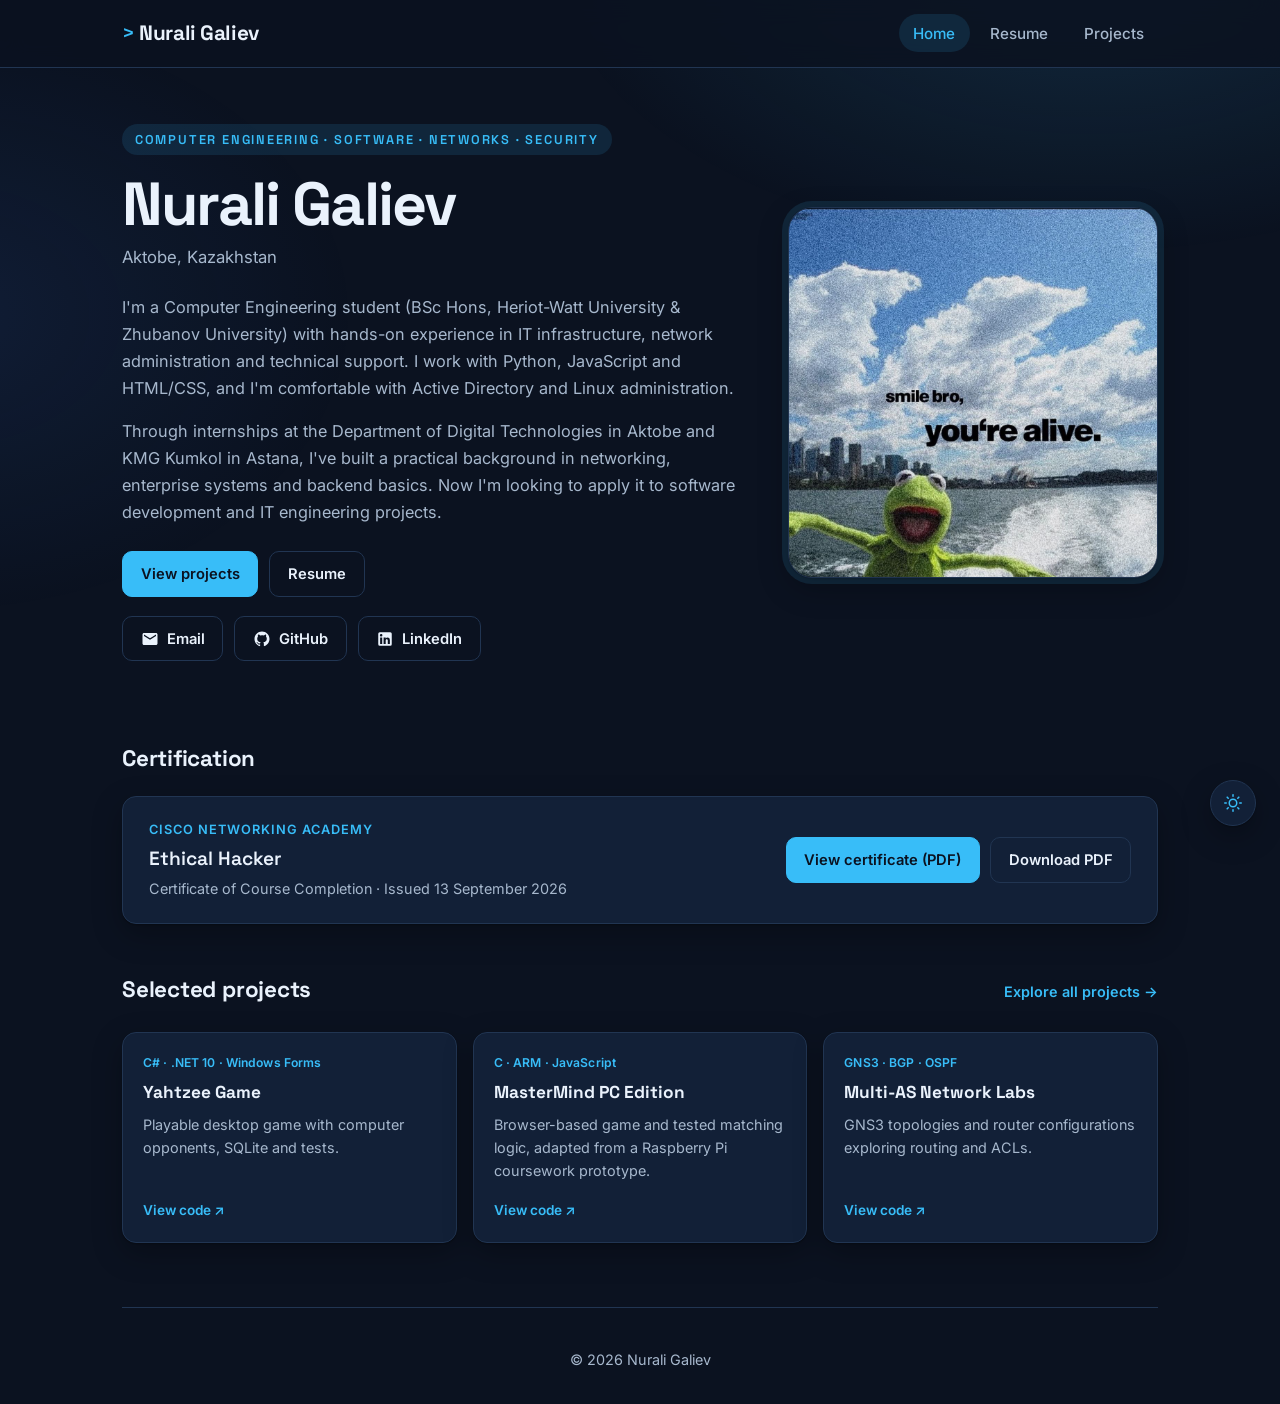
<file: index.html>
<!DOCTYPE html>
<html lang="en">
<head>
    <meta charset="UTF-8">
    <meta name="viewport" content="width=device-width, initial-scale=1.0">
    <meta property="og:title" content="Nurali Galiev">
    <meta property="og:description" content="Computer Engineering student in Aktobe focused on IT infrastructure, networking and software development.">
    <meta property="og:image" content="https://kore-net2.github.io/portfolio/assets/images/personal/be_fine.jpeg">
    <meta property="og:url" content="https://kore-net2.github.io/portfolio/">
    <meta property="og:type" content="website">
    <meta name="twitter:card" content="summary_large_image">
    <meta name="twitter:image" content="https://kore-net2.github.io/portfolio/assets/images/personal/be_fine.jpeg">
    <title>Nurali Galiev | Portfolio</title>

    <link rel="icon" type="image/x-icon" href="assets/icons/favicon.ico">
    <link rel="icon" type="image/png" sizes="32x32" href="assets/icons/favicon.png">
    <link rel="icon" type="image/png" sizes="16x16" href="assets/icons/favicon-16x16.png">

    <link rel="preconnect" href="https://fonts.googleapis.com">
    <link rel="preconnect" href="https://fonts.gstatic.com" crossorigin>
    <link href="https://fonts.googleapis.com/css2?family=Inter:wght@400;500;600&family=Space+Grotesk:wght@500;600;700&display=swap" rel="stylesheet">

    <link rel="stylesheet" href="assets/css/main.css">
    <link rel="stylesheet" href="assets/css/home-v2.css">
</head>

<body>
    <nav>
        <div class="nav-content">
            <a href="index.html" class="nav-logo">Nurali Galiev</a>
            <div class="nav-links">
                <a href="index.html" class="active">Home</a>
                <a href="resume/index.html">Resume</a>
                <a href="projects/index.html">Projects</a>
            </div>
        </div>
    </nav>

    <div class="page-loader" id="pageLoader">
        <div class="loader-content">
            <div class="loader-spinner"></div>
            <div class="loader-text">Loading</div>
        </div>
    </div>

    <div class="scroll-progress"></div>

    <div class="container">
        <section class="hero">
            <div class="hero-content">

                <div class="hero-left">
                    <span class="eyebrow">Computer Engineering · Software · Networks · Security</span>
                    <h1>Nurali Galiev</h1>
                    <p class="subtitle">Aktobe, Kazakhstan</p>

                    <p class="summary">
                        I'm a Computer Engineering student (BSc Hons, Heriot-Watt University &amp; Zhubanov University) with hands-on experience in IT infrastructure, network administration and technical support. I work with Python, JavaScript and HTML/CSS, and I'm comfortable with Active Directory and Linux administration.
                    </p>

                    <p class="summary">
                        Through internships at the Department of Digital Technologies in Aktobe and KMG Kumkol in Astana, I've built a practical background in networking, enterprise systems and backend basics. Now I'm looking to apply it to software development and IT engineering projects.
                    </p>

                    <div class="hero-actions">
                        <a href="projects/index.html" class="cta-link">View projects</a>
                        <a href="resume/index.html" class="cta-link secondary">Resume</a>
                    </div>

                    <div class="contact-links">
                        <a href="mailto:nuraligaliev@outlook.com" id="email-link" aria-label="Email">
                            <svg xmlns="http://www.w3.org/2000/svg" viewBox="0 0 24 24">
                                <path d="M20 4H4c-1.1 0-1.99.9-1.99 2L2 18c0 1.1.9 2 2 2h16c1.1 0 2-.9 2-2V6c0-1.1-.9-2-2-2zm0 4l-8 5-8-5V6l8 5 8-5v2z"/>
                            </svg>
                            Email
                        </a>
                        
                        <a href="https://github.com/Kore-net2" target="_blank" aria-label="GitHub Profile">
                            <svg xmlns="http://www.w3.org/2000/svg" viewBox="0 0 24 24">
                                <path d="M12 2C6.477 2 2 6.477 2 12c0 4.42 2.865 8.17 6.839 9.49.5.092.682-.217.682-.482 0-.237-.008-.866-.013-1.7-2.782.603-3.369-1.34-3.369-1.34-.454-1.156-1.11-1.463-1.11-1.463-.908-.62.069-.608.069-.608 1.003.07 1.531 1.03 1.531 1.03.892 1.529 2.341 1.087 2.91.831.092-.646.35-1.086.636-1.336-2.22-.253-4.555-1.11-4.555-4.943 0-1.091.39-1.984 1.029-2.683-.103-.253-.446-1.27.098-2.647 0 0 .84-.269 2.75 1.025A9.578 9.578 0 0112 6.836c.85.004 1.705.114 2.504.336 1.909-1.294 2.747-1.025 2.747-1.025.546 1.377.203 2.394.1 2.647.64.699 1.028 1.592 1.028 2.683 0 3.842-2.339 4.687-4.566 4.935.359.309.678.919.678 1.852 0 1.336-.012 2.415-.012 2.743 0 .267.18.578.688.48C19.137 20.167 22 16.418 22 12c0-5.523-4.477-10-10-10z"/>
                            </svg>
                            GitHub
                        </a>

                        <a href="https://www.linkedin.com/in/nurali-galiev-41053a363" target="_blank" aria-label="LinkedIn Profile">
                            <svg xmlns="http://www.w3.org/2000/svg" viewBox="0 0 24 24">
                                <path d="M19 3a2 2 0 0 1 2 2v14a2 2 0 0 1-2 2H5a2 2 0 0 1-2-2V5a2 2 0 0 1 2-2h14m-.5 15.5v-5.3a3.26 3.26 0 0 0-3.26-3.26c-.85 0-1.84.52-2.32 1.3v-1.11h-2.79v8.37h2.79v-4.93c0-.77.62-1.4 1.39-1.4a1.4 1.4 0 0 1 1.4 1.4v4.93h2.79M6.88 8.56a1.68 1.68 0 0 0 1.68-1.68c0-.93-.75-1.69-1.68-1.69a1.69 1.69 0 0 0-1.69 1.69c0 .93.76 1.68 1.69 1.68m1.39 9.94v-8.37H5.5v8.37h2.77z"/>
                            </svg>
                            LinkedIn
                        </a>
                    </div>

                </div>

                <div class="hero-right">
    <img src="assets/images/personal/be_fine.jpeg" alt="Personal profile illustration" class="profile-photo">
</div>

            </div>
        </section>

        <section class="home-section" id="certification">
            <h2>Certification</h2>
            <div class="cert-card">
                <div>
                    <div class="cert-org">Cisco Networking Academy</div>
                    <div class="cert-name">Ethical Hacker</div>
                    <div class="cert-meta">Certificate of Course Completion · Issued 13 September 2026</div>
                </div>
                <div class="cert-actions">
                    <a href="assets/certificates/Cisco_NetAcad_Ethical_Hacker_2026.pdf" class="cta-link" target="_blank" rel="noopener noreferrer" type="application/pdf">View certificate (PDF)</a>
                    <a href="assets/certificates/Cisco_NetAcad_Ethical_Hacker_2026.pdf" class="cta-link secondary" download="Cisco_NetAcad_Ethical_Hacker_2026.pdf" type="application/pdf">Download PDF</a>
                </div>
            </div>
        </section>


        <section class="home-section" id="featured-projects" aria-labelledby="featured-title">
            <div class="home-section-heading">
                <h2 id="featured-title">Selected projects</h2>
                <a href="projects/index.html" class="all-projects-link">Explore all projects →</a>
            </div>
            <div class="featured-grid">
                <a class="featured-card" href="https://github.com/Kore-net2/Yahtzee-Game-CSharp" target="_blank" rel="noopener noreferrer">
                    <span class="featured-tech">C# · .NET 10 · Windows Forms</span>
                    <strong>Yahtzee Game</strong>
                    <span>Playable desktop game with computer opponents, SQLite and tests.</span>
                    <span class="featured-action">View code ↗</span>
                </a>
                <a class="featured-card" href="https://github.com/Kore-net2/RaspberryPi-MasterMind" target="_blank" rel="noopener noreferrer">
                    <span class="featured-tech">C · ARM · JavaScript</span>
                    <strong>MasterMind PC Edition</strong>
                    <span>Browser-based game and tested matching logic, adapted from a Raspberry Pi coursework prototype.</span>
                    <span class="featured-action">View code ↗</span>
                </a>
                <a class="featured-card" href="https://github.com/Kore-net2/Multi-AS-BGP-Network" target="_blank" rel="noopener noreferrer">
                    <span class="featured-tech">GNS3 · BGP · OSPF</span>
                    <strong>Multi-AS Network Labs</strong>
                    <span>GNS3 topologies and router configurations exploring routing and ACLs.</span>
                    <span class="featured-action">View code ↗</span>
                </a>
            </div>
        </section>

        <footer>
            <p>&copy; 2026 Nurali Galiev</p>
        </footer>
    </div>

    <button class="dark-mode-toggle" id="darkModeToggle" aria-label="Toggle dark mode" title="Toggle dark mode"></button>
    <button class="back-to-top" id="backToTop" aria-label="Back to top">↑</button>

    <script src="assets/js/main.js"></script>
    <script src="assets/js/dark-mode.js"></script>
    <script src="assets/js/home-v2.js"></script>
</body>
</html>
</file>
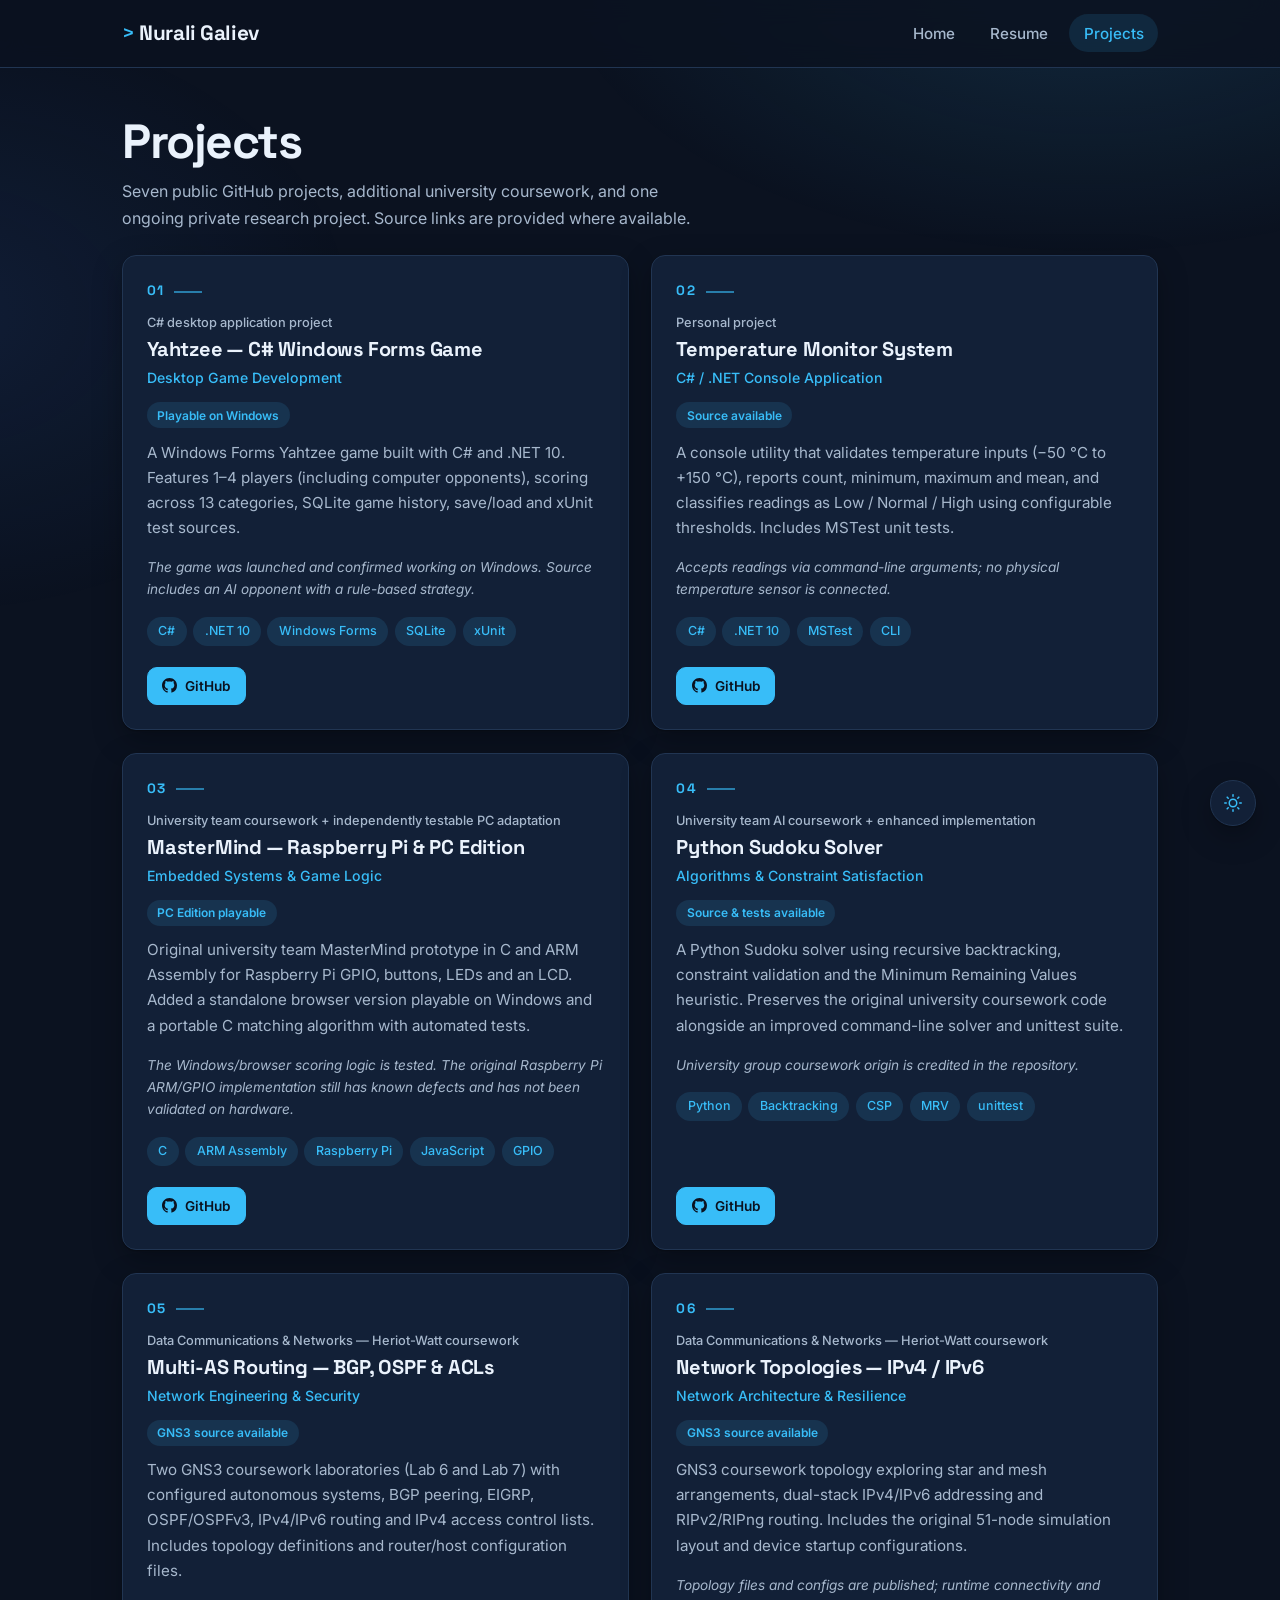
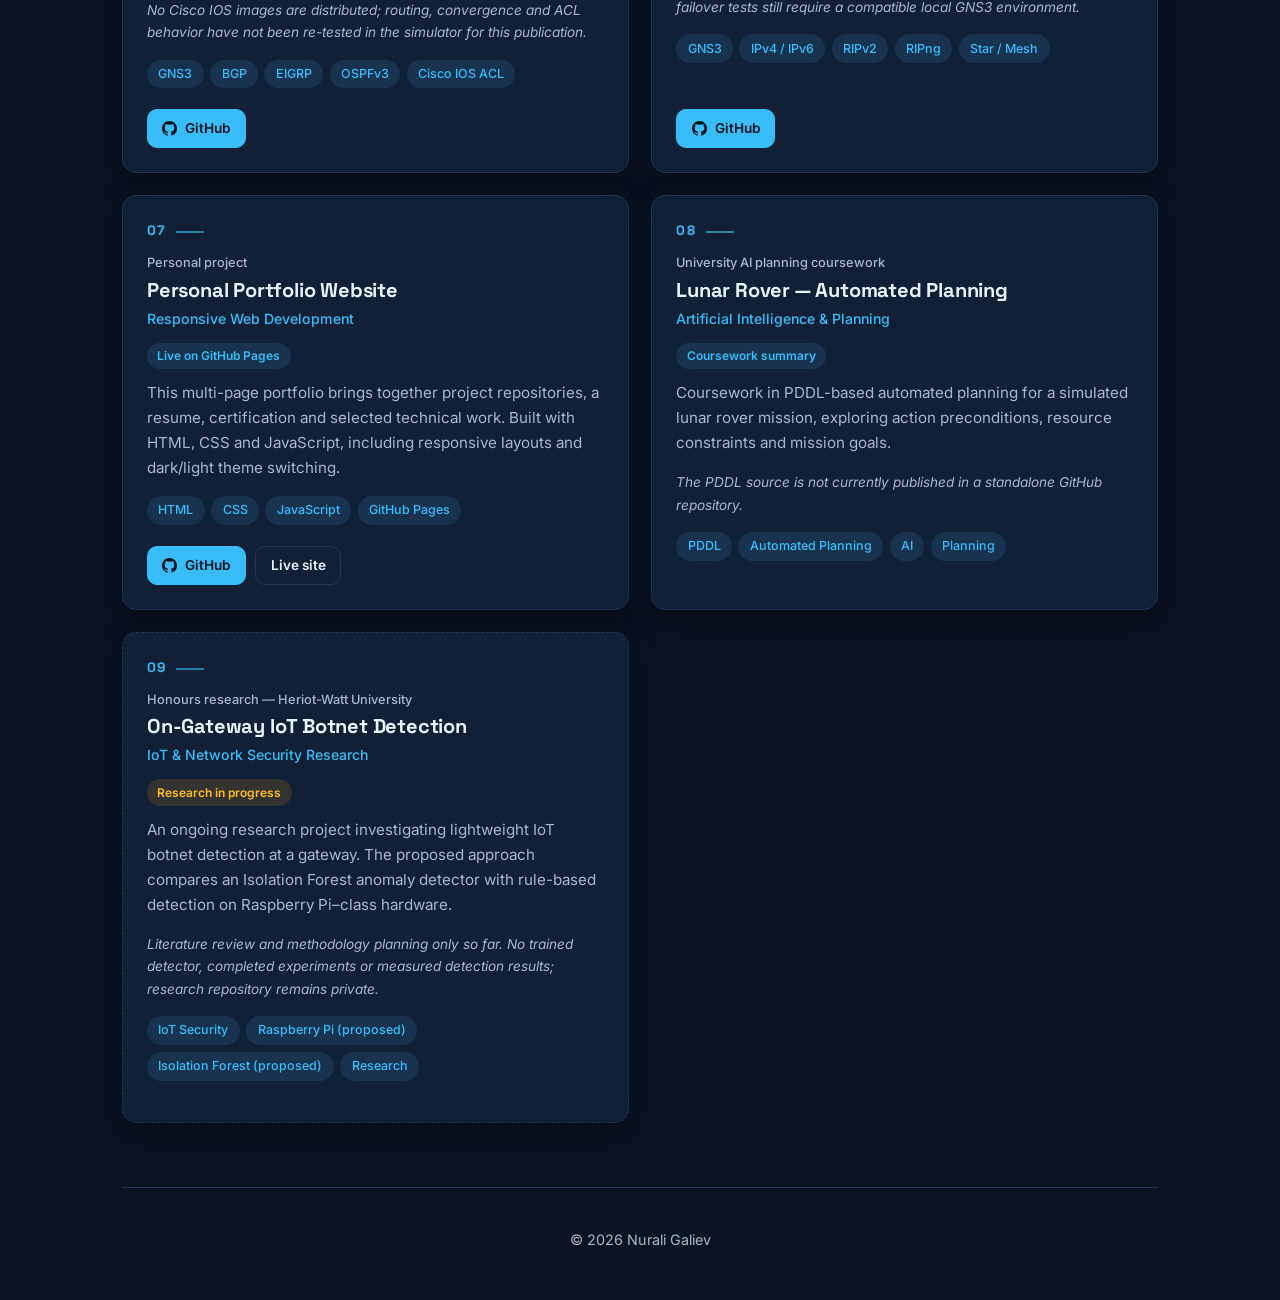
<file: projects/index.html>
<!DOCTYPE html>
<html lang="en">
<head>
    <meta charset="UTF-8">
    <meta name="viewport" content="width=device-width, initial-scale=1.0">
    <meta property="og:title" content="Projects | Nurali Galiev">
    <meta property="og:description" content="Technical and Systems Engineering Projects by Nurali Galiev.">
    <meta property="og:url" content="https://kore-net2.github.io/portfolio/projects/">
    <meta property="og:type" content="website">
    <title>Projects | Nurali Galiev</title>

    <link rel="icon" type="image/x-icon" href="../assets/icons/favicon.ico">
    <link rel="icon" type="image/png" sizes="32x32" href="../assets/icons/favicon.png">
    <link rel="icon" type="image/png" sizes="16x16" href="../assets/icons/favicon-16x16.png">

    <link rel="preconnect" href="https://fonts.googleapis.com">
    <link rel="preconnect" href="https://fonts.gstatic.com" crossorigin>
    <link href="https://fonts.googleapis.com/css2?family=Inter:wght@400;500;600&family=Space+Grotesk:wght@500;600;700&display=swap" rel="stylesheet">

    <link rel="stylesheet" href="../assets/css/main.css">
    <link rel="stylesheet" href="../assets/css/projects.css">
</head>
<body>

    <div class="page-loader" id="pageLoader">
        <div class="loader-content">
            <div class="loader-spinner"></div>
            <div class="loader-text">Loading</div>
        </div>
    </div>

    <div class="scroll-progress"></div>

    <nav>
        <div class="nav-content">
            <a href="../index.html" class="nav-logo">Nurali Galiev</a>
            <div class="nav-links">
                <a href="../index.html">Home</a>
                <a href="../resume/index.html">Resume</a>
                <a href="../projects/index.html" class="active">Projects</a>
            </div>
        </div>
    </nav>

    <div class="projects-wrap">

        <div class="proj-header">
            <h1>Projects</h1>
            <p class="proj-intro">Seven public GitHub projects, additional university coursework, and one ongoing private research project. Source links are provided where available.</p>
        </div>

        <div class="proj-list">

            <article class="proj-entry">
                <div class="proj-number">01</div>
                <div class="proj-content">
                    <div class="proj-date">C# desktop application project</div>
                    <h3 class="proj-title">Yahtzee — C# Windows Forms Game</h3>
                    <div class="proj-type">Desktop Game Development</div>
                    <span class="proj-status">Playable on Windows</span>
                    <p class="proj-desc">A Windows Forms Yahtzee game built with C# and .NET 10. Features 1–4 players (including computer opponents), scoring across 13 categories, SQLite game history, save/load and xUnit test sources.</p>
                    <p class="proj-note">The game was launched and confirmed working on Windows. Source includes an AI opponent with a rule-based strategy.</p>
                    <div class="proj-tags">
                        <span class="tag">C#</span>
                        <span class="tag">.NET 10</span>
                        <span class="tag">Windows Forms</span>
                        <span class="tag">SQLite</span>
                        <span class="tag">xUnit</span>
                    </div>
                    <div class="proj-links">
                        <a href="https://github.com/Kore-net2/Yahtzee-Game-CSharp" class="proj-link" target="_blank" rel="noopener noreferrer" aria-label="View Yahtzee — C# Windows Forms Game source on GitHub"><svg viewBox="0 0 16 16" fill="none" xmlns="http://www.w3.org/2000/svg" aria-hidden="true"><path d="M8 0C3.58 0 0 3.58 0 8c0 3.54 2.29 6.53 5.47 7.59.4.07.55-.17.55-.38 0-.19-.01-.82-.01-1.49-2.01.37-2.53-.49-2.69-.94-.09-.23-.48-.94-.82-1.13-.28-.15-.68-.52-.01-.53.63-.01 1.08.58 1.23.82.72 1.21 1.87.87 2.33.66.07-.52.28-.87.51-1.07-1.78-.2-3.64-.89-3.64-3.95 0-.87.31-1.59.82-2.15-.08-.2-.36-1.02.08-2.12 0 0 .67-.21 2.2.82.64-.18 1.32-.27 2-.27.68 0 1.36.09 2 .27 1.53-1.04 2.2-.82 2.2-.82.44 1.1.16 1.92.08 2.12.51.56.82 1.27.82 2.15 0 3.07-1.87 3.75-3.65 3.95.29.25.54.73.54 1.48 0 1.07-.01 1.93-.01 2.2 0 .21.15.46.55.38A8.013 8.013 0 0016 8c0-4.42-3.58-8-8-8z" fill="currentColor"/></svg> GitHub</a>
                    </div>
                </div>
            </article>

            <article class="proj-entry">
                <div class="proj-number">02</div>
                <div class="proj-content">
                    <div class="proj-date">Personal project</div>
                    <h3 class="proj-title">Temperature Monitor System</h3>
                    <div class="proj-type">C# / .NET Console Application</div>
                    <span class="proj-status">Source available</span>
                    <p class="proj-desc">A console utility that validates temperature inputs (−50 °C to +150 °C), reports count, minimum, maximum and mean, and classifies readings as Low / Normal / High using configurable thresholds. Includes MSTest unit tests.</p>
                    <p class="proj-note">Accepts readings via command-line arguments; no physical temperature sensor is connected.</p>
                    <div class="proj-tags">
                        <span class="tag">C#</span>
                        <span class="tag">.NET 10</span>
                        <span class="tag">MSTest</span>
                        <span class="tag">CLI</span>
                    </div>
                    <div class="proj-links">
                        <a href="https://github.com/Kore-net2/TemperatureMonitor" class="proj-link" target="_blank" rel="noopener noreferrer" aria-label="View Temperature Monitor System source on GitHub"><svg viewBox="0 0 16 16" fill="none" xmlns="http://www.w3.org/2000/svg" aria-hidden="true"><path d="M8 0C3.58 0 0 3.58 0 8c0 3.54 2.29 6.53 5.47 7.59.4.07.55-.17.55-.38 0-.19-.01-.82-.01-1.49-2.01.37-2.53-.49-2.69-.94-.09-.23-.48-.94-.82-1.13-.28-.15-.68-.52-.01-.53.63-.01 1.08.58 1.23.82.72 1.21 1.87.87 2.33.66.07-.52.28-.87.51-1.07-1.78-.2-3.64-.89-3.64-3.95 0-.87.31-1.59.82-2.15-.08-.2-.36-1.02.08-2.12 0 0 .67-.21 2.2.82.64-.18 1.32-.27 2-.27.68 0 1.36.09 2 .27 1.53-1.04 2.2-.82 2.2-.82.44 1.1.16 1.92.08 2.12.51.56.82 1.27.82 2.15 0 3.07-1.87 3.75-3.65 3.95.29.25.54.73.54 1.48 0 1.07-.01 1.93-.01 2.2 0 .21.15.46.55.38A8.013 8.013 0 0016 8c0-4.42-3.58-8-8-8z" fill="currentColor"/></svg> GitHub</a>
                    </div>
                </div>
            </article>

            <article class="proj-entry">
                <div class="proj-number">03</div>
                <div class="proj-content">
                    <div class="proj-date">University team coursework + independently testable PC adaptation</div>
                    <h3 class="proj-title">MasterMind — Raspberry Pi &amp; PC Edition</h3>
                    <div class="proj-type">Embedded Systems &amp; Game Logic</div>
                    <span class="proj-status">PC Edition playable</span>
                    <p class="proj-desc">Original university team MasterMind prototype in C and ARM Assembly for Raspberry Pi GPIO, buttons, LEDs and an LCD. Added a standalone browser version playable on Windows and a portable C matching algorithm with automated tests.</p>
                    <p class="proj-note">The Windows/browser scoring logic is tested. The original Raspberry Pi ARM/GPIO implementation still has known defects and has not been validated on hardware.</p>
                    <div class="proj-tags">
                        <span class="tag">C</span>
                        <span class="tag">ARM Assembly</span>
                        <span class="tag">Raspberry Pi</span>
                        <span class="tag">JavaScript</span>
                        <span class="tag">GPIO</span>
                    </div>
                    <div class="proj-links">
                        <a href="https://github.com/Kore-net2/RaspberryPi-MasterMind" class="proj-link" target="_blank" rel="noopener noreferrer" aria-label="View MasterMind — Raspberry Pi &amp; PC Edition source on GitHub"><svg viewBox="0 0 16 16" fill="none" xmlns="http://www.w3.org/2000/svg" aria-hidden="true"><path d="M8 0C3.58 0 0 3.58 0 8c0 3.54 2.29 6.53 5.47 7.59.4.07.55-.17.55-.38 0-.19-.01-.82-.01-1.49-2.01.37-2.53-.49-2.69-.94-.09-.23-.48-.94-.82-1.13-.28-.15-.68-.52-.01-.53.63-.01 1.08.58 1.23.82.72 1.21 1.87.87 2.33.66.07-.52.28-.87.51-1.07-1.78-.2-3.64-.89-3.64-3.95 0-.87.31-1.59.82-2.15-.08-.2-.36-1.02.08-2.12 0 0 .67-.21 2.2.82.64-.18 1.32-.27 2-.27.68 0 1.36.09 2 .27 1.53-1.04 2.2-.82 2.2-.82.44 1.1.16 1.92.08 2.12.51.56.82 1.27.82 2.15 0 3.07-1.87 3.75-3.65 3.95.29.25.54.73.54 1.48 0 1.07-.01 1.93-.01 2.2 0 .21.15.46.55.38A8.013 8.013 0 0016 8c0-4.42-3.58-8-8-8z" fill="currentColor"/></svg> GitHub</a>
                    </div>
                </div>
            </article>

            <article class="proj-entry">
                <div class="proj-number">04</div>
                <div class="proj-content">
                    <div class="proj-date">University team AI coursework + enhanced implementation</div>
                    <h3 class="proj-title">Python Sudoku Solver</h3>
                    <div class="proj-type">Algorithms &amp; Constraint Satisfaction</div>
                    <span class="proj-status">Source &amp; tests available</span>
                    <p class="proj-desc">A Python Sudoku solver using recursive backtracking, constraint validation and the Minimum Remaining Values heuristic. Preserves the original university coursework code alongside an improved command-line solver and unittest suite.</p>
                    <p class="proj-note">University group coursework origin is credited in the repository.</p>
                    <div class="proj-tags">
                        <span class="tag">Python</span>
                        <span class="tag">Backtracking</span>
                        <span class="tag">CSP</span>
                        <span class="tag">MRV</span>
                        <span class="tag">unittest</span>
                    </div>
                    <div class="proj-links">
                        <a href="https://github.com/Kore-net2/Python-Sudoku-Solver" class="proj-link" target="_blank" rel="noopener noreferrer" aria-label="View Python Sudoku Solver source on GitHub"><svg viewBox="0 0 16 16" fill="none" xmlns="http://www.w3.org/2000/svg" aria-hidden="true"><path d="M8 0C3.58 0 0 3.58 0 8c0 3.54 2.29 6.53 5.47 7.59.4.07.55-.17.55-.38 0-.19-.01-.82-.01-1.49-2.01.37-2.53-.49-2.69-.94-.09-.23-.48-.94-.82-1.13-.28-.15-.68-.52-.01-.53.63-.01 1.08.58 1.23.82.72 1.21 1.87.87 2.33.66.07-.52.28-.87.51-1.07-1.78-.2-3.64-.89-3.64-3.95 0-.87.31-1.59.82-2.15-.08-.2-.36-1.02.08-2.12 0 0 .67-.21 2.2.82.64-.18 1.32-.27 2-.27.68 0 1.36.09 2 .27 1.53-1.04 2.2-.82 2.2-.82.44 1.1.16 1.92.08 2.12.51.56.82 1.27.82 2.15 0 3.07-1.87 3.75-3.65 3.95.29.25.54.73.54 1.48 0 1.07-.01 1.93-.01 2.2 0 .21.15.46.55.38A8.013 8.013 0 0016 8c0-4.42-3.58-8-8-8z" fill="currentColor"/></svg> GitHub</a>
                    </div>
                </div>
            </article>

            <article class="proj-entry">
                <div class="proj-number">05</div>
                <div class="proj-content">
                    <div class="proj-date">Data Communications &amp; Networks — Heriot-Watt coursework</div>
                    <h3 class="proj-title">Multi-AS Routing — BGP, OSPF &amp; ACLs</h3>
                    <div class="proj-type">Network Engineering &amp; Security</div>
                    <span class="proj-status">GNS3 source available</span>
                    <p class="proj-desc">Two GNS3 coursework laboratories (Lab 6 and Lab 7) with configured autonomous systems, BGP peering, EIGRP, OSPF/OSPFv3, IPv4/IPv6 routing and IPv4 access control lists. Includes topology definitions and router/host configuration files.</p>
                    <p class="proj-note">No Cisco IOS images are distributed; routing, convergence and ACL behavior have not been re-tested in the simulator for this publication.</p>
                    <div class="proj-tags">
                        <span class="tag">GNS3</span>
                        <span class="tag">BGP</span>
                        <span class="tag">EIGRP</span>
                        <span class="tag">OSPFv3</span>
                        <span class="tag">Cisco IOS ACL</span>
                    </div>
                    <div class="proj-links">
                        <a href="https://github.com/Kore-net2/Multi-AS-BGP-Network" class="proj-link" target="_blank" rel="noopener noreferrer" aria-label="View Multi-AS Routing — BGP, OSPF &amp; ACLs source on GitHub"><svg viewBox="0 0 16 16" fill="none" xmlns="http://www.w3.org/2000/svg" aria-hidden="true"><path d="M8 0C3.58 0 0 3.58 0 8c0 3.54 2.29 6.53 5.47 7.59.4.07.55-.17.55-.38 0-.19-.01-.82-.01-1.49-2.01.37-2.53-.49-2.69-.94-.09-.23-.48-.94-.82-1.13-.28-.15-.68-.52-.01-.53.63-.01 1.08.58 1.23.82.72 1.21 1.87.87 2.33.66.07-.52.28-.87.51-1.07-1.78-.2-3.64-.89-3.64-3.95 0-.87.31-1.59.82-2.15-.08-.2-.36-1.02.08-2.12 0 0 .67-.21 2.2.82.64-.18 1.32-.27 2-.27.68 0 1.36.09 2 .27 1.53-1.04 2.2-.82 2.2-.82.44 1.1.16 1.92.08 2.12.51.56.82 1.27.82 2.15 0 3.07-1.87 3.75-3.65 3.95.29.25.54.73.54 1.48 0 1.07-.01 1.93-.01 2.2 0 .21.15.46.55.38A8.013 8.013 0 0016 8c0-4.42-3.58-8-8-8z" fill="currentColor"/></svg> GitHub</a>
                    </div>
                </div>
            </article>

            <article class="proj-entry">
                <div class="proj-number">06</div>
                <div class="proj-content">
                    <div class="proj-date">Data Communications &amp; Networks — Heriot-Watt coursework</div>
                    <h3 class="proj-title">Network Topologies — IPv4 / IPv6</h3>
                    <div class="proj-type">Network Architecture &amp; Resilience</div>
                    <span class="proj-status">GNS3 source available</span>
                    <p class="proj-desc">GNS3 coursework topology exploring star and mesh arrangements, dual-stack IPv4/IPv6 addressing and RIPv2/RIPng routing. Includes the original 51-node simulation layout and device startup configurations.</p>
                    <p class="proj-note">Topology files and configs are published; runtime connectivity and failover tests still require a compatible local GNS3 environment.</p>
                    <div class="proj-tags">
                        <span class="tag">GNS3</span>
                        <span class="tag">IPv4 / IPv6</span>
                        <span class="tag">RIPv2</span>
                        <span class="tag">RIPng</span>
                        <span class="tag">Star / Mesh</span>
                    </div>
                    <div class="proj-links">
                        <a href="https://github.com/Kore-net2/Network-Topologies-GNS3" class="proj-link" target="_blank" rel="noopener noreferrer" aria-label="View Network Topologies — IPv4 / IPv6 source on GitHub"><svg viewBox="0 0 16 16" fill="none" xmlns="http://www.w3.org/2000/svg" aria-hidden="true"><path d="M8 0C3.58 0 0 3.58 0 8c0 3.54 2.29 6.53 5.47 7.59.4.07.55-.17.55-.38 0-.19-.01-.82-.01-1.49-2.01.37-2.53-.49-2.69-.94-.09-.23-.48-.94-.82-1.13-.28-.15-.68-.52-.01-.53.63-.01 1.08.58 1.23.82.72 1.21 1.87.87 2.33.66.07-.52.28-.87.51-1.07-1.78-.2-3.64-.89-3.64-3.95 0-.87.31-1.59.82-2.15-.08-.2-.36-1.02.08-2.12 0 0 .67-.21 2.2.82.64-.18 1.32-.27 2-.27.68 0 1.36.09 2 .27 1.53-1.04 2.2-.82 2.2-.82.44 1.1.16 1.92.08 2.12.51.56.82 1.27.82 2.15 0 3.07-1.87 3.75-3.65 3.95.29.25.54.73.54 1.48 0 1.07-.01 1.93-.01 2.2 0 .21.15.46.55.38A8.013 8.013 0 0016 8c0-4.42-3.58-8-8-8z" fill="currentColor"/></svg> GitHub</a>
                    </div>
                </div>
            </article>

            <article class="proj-entry">
                <div class="proj-number">07</div>
                <div class="proj-content">
                    <div class="proj-date">Personal project</div>
                    <h3 class="proj-title">Personal Portfolio Website</h3>
                    <div class="proj-type">Responsive Web Development</div>
                    <span class="proj-status">Live on GitHub Pages</span>
                    <p class="proj-desc">This multi-page portfolio brings together project repositories, a resume, certification and selected technical work. Built with HTML, CSS and JavaScript, including responsive layouts and dark/light theme switching.</p>
                    <div class="proj-tags">
                        <span class="tag">HTML</span>
                        <span class="tag">CSS</span>
                        <span class="tag">JavaScript</span>
                        <span class="tag">GitHub Pages</span>
                    </div>
                    <div class="proj-links">
                        <a href="https://github.com/Kore-net2/portfolio" class="proj-link" target="_blank" rel="noopener noreferrer" aria-label="View Personal Portfolio Website source on GitHub"><svg viewBox="0 0 16 16" fill="none" xmlns="http://www.w3.org/2000/svg" aria-hidden="true"><path d="M8 0C3.58 0 0 3.58 0 8c0 3.54 2.29 6.53 5.47 7.59.4.07.55-.17.55-.38 0-.19-.01-.82-.01-1.49-2.01.37-2.53-.49-2.69-.94-.09-.23-.48-.94-.82-1.13-.28-.15-.68-.52-.01-.53.63-.01 1.08.58 1.23.82.72 1.21 1.87.87 2.33.66.07-.52.28-.87.51-1.07-1.78-.2-3.64-.89-3.64-3.95 0-.87.31-1.59.82-2.15-.08-.2-.36-1.02.08-2.12 0 0 .67-.21 2.2.82.64-.18 1.32-.27 2-.27.68 0 1.36.09 2 .27 1.53-1.04 2.2-.82 2.2-.82.44 1.1.16 1.92.08 2.12.51.56.82 1.27.82 2.15 0 3.07-1.87 3.75-3.65 3.95.29.25.54.73.54 1.48 0 1.07-.01 1.93-.01 2.2 0 .21.15.46.55.38A8.013 8.013 0 0016 8c0-4.42-3.58-8-8-8z" fill="currentColor"/></svg> GitHub</a>
                        <a href="https://kore-net2.github.io/portfolio/index.html" class="proj-link secondary" target="_blank" rel="noopener noreferrer">Live site</a>
                    </div>
                </div>
            </article>

            <article class="proj-entry">
                <div class="proj-number">08</div>
                <div class="proj-content">
                    <div class="proj-date">University AI planning coursework</div>
                    <h3 class="proj-title">Lunar Rover — Automated Planning</h3>
                    <div class="proj-type">Artificial Intelligence &amp; Planning</div>
                    <span class="proj-status">Coursework summary</span>
                    <p class="proj-desc">Coursework in PDDL-based automated planning for a simulated lunar rover mission, exploring action preconditions, resource constraints and mission goals.</p>
                    <p class="proj-note">The PDDL source is not currently published in a standalone GitHub repository.</p>
                    <div class="proj-tags">
                        <span class="tag">PDDL</span>
                        <span class="tag">Automated Planning</span>
                        <span class="tag">AI</span>
                        <span class="tag">Planning</span>
                    </div>
                </div>
            </article>

            <article class="proj-entry research">
                <div class="proj-number">09</div>
                <div class="proj-content">
                    <div class="proj-date">Honours research — Heriot-Watt University</div>
                    <h3 class="proj-title">On-Gateway IoT Botnet Detection</h3>
                    <div class="proj-type">IoT &amp; Network Security Research</div>
                    <span class="proj-status progress">Research in progress</span>
                    <p class="proj-desc">An ongoing research project investigating lightweight IoT botnet detection at a gateway. The proposed approach compares an Isolation Forest anomaly detector with rule-based detection on Raspberry Pi–class hardware.</p>
                    <p class="proj-note">Literature review and methodology planning only so far. No trained detector, completed experiments or measured detection results; research repository remains private.</p>
                    <div class="proj-tags">
                        <span class="tag">IoT Security</span>
                        <span class="tag">Raspberry Pi (proposed)</span>
                        <span class="tag">Isolation Forest (proposed)</span>
                        <span class="tag">Research</span>
                    </div>
                </div>
            </article>

        </div>

        <footer>
            <p>&copy; 2026 Nurali Galiev</p>
        </footer>

    </div>

    <button class="dark-mode-toggle" id="darkModeToggle" aria-label="Toggle dark mode" title="Toggle dark mode"></button>
    <button class="back-to-top" id="backToTop" aria-label="Back to top">↑</button>

    <script src="../assets/js/main.js"></script>
    <script src="../assets/js/dark-mode.js"></script>
</body>
</html>
</file>
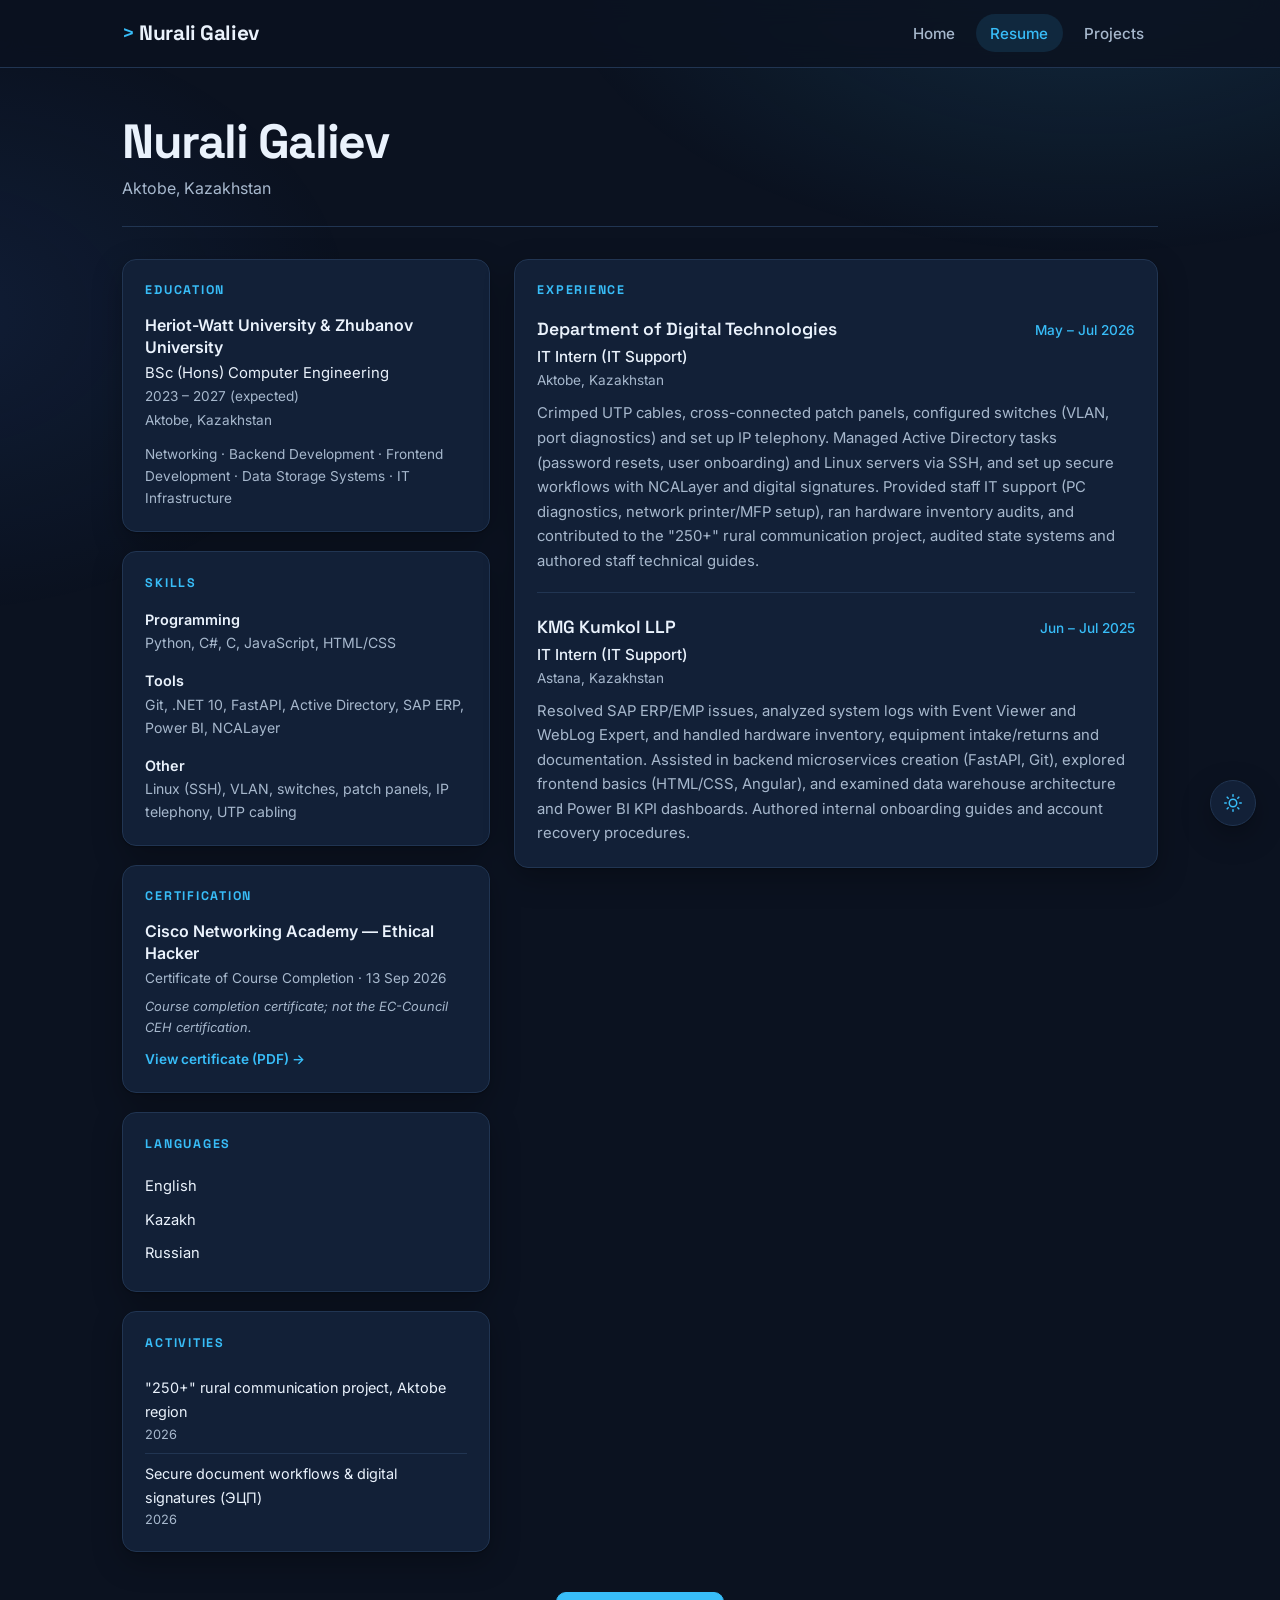
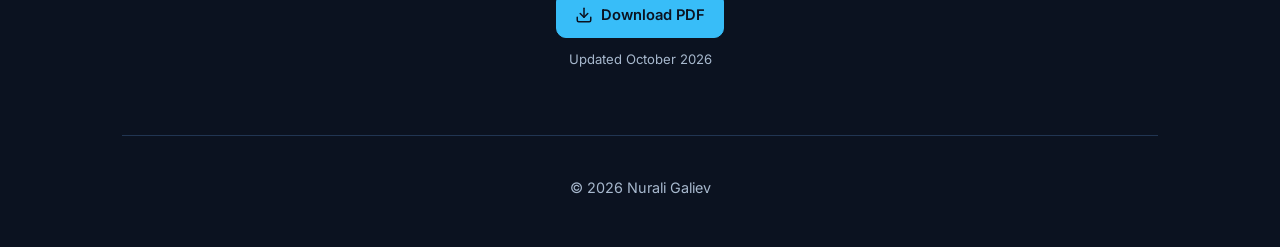
<file: resume/index.html>
<!DOCTYPE html>
<html lang="en">
<head>
    <meta charset="UTF-8">
    <meta name="viewport" content="width=device-width, initial-scale=1.0">
    <meta property="og:title" content="Resume | Nurali Galiev">
    <meta property="og:description" content="Computer Engineering student in Aktobe focused on IT infrastructure, networking and software development.">
    <meta property="og:url" content="https://kore-net2.github.io/portfolio/resume/">
    <meta property="og:type" content="website">
    <title>Resume | Nurali Galiev</title>

    <link rel="icon" type="image/x-icon" href="../assets/icons/favicon.ico">
    <link rel="icon" type="image/png" sizes="32x32" href="../assets/icons/favicon.png">
    <link rel="icon" type="image/png" sizes="16x16" href="../assets/icons/favicon-16x16.png">

    <link rel="preconnect" href="https://fonts.googleapis.com">
    <link rel="preconnect" href="https://fonts.gstatic.com" crossorigin>
    <link href="https://fonts.googleapis.com/css2?family=Inter:wght@400;500;600&family=Space+Grotesk:wght@500;600;700&display=swap" rel="stylesheet">

    <link rel="stylesheet" href="../assets/css/main.css">
    <link rel="stylesheet" href="../assets/css/resume.css">
    <link rel="stylesheet" href="../assets/css/resume-print.css" media="print">
</head>
<body>

    <div class="page-loader" id="pageLoader">
        <div class="loader-content">
            <div class="loader-spinner"></div>
            <div class="loader-text">Loading</div>
        </div>
    </div>

    <div class="scroll-progress"></div>

    <nav>
        <div class="nav-content">
            <a href="../index.html" class="nav-logo">Nurali Galiev</a>
            <div class="nav-links">
                <a href="../index.html">Home</a>
                <a href="../resume/index.html" class="active">Resume</a>
                <a href="../projects/index.html">Projects</a>
            </div>
        </div>
    </nav>

    <div class="resume-wrap">

        <div class="rp-header">
            <h1>Nurali Galiev</h1>
            <div class="rp-header-meta">Aktobe, Kazakhstan</div>
        </div>

        <div class="rp-body">

            <!-- Left column -->
            <div class="rp-left">

                <div class="rp-section-left">
                    <div class="rp-label">Education</div>
                    <div class="edu-name">Heriot-Watt University &amp; Zhubanov University</div>
                    <div class="edu-sub">BSc (Hons) Computer Engineering</div>
                    <div class="edu-date">2023 – 2027 (expected)</div>
                    <div class="edu-date" style="color: var(--muted); margin-top: 1px;">Aktobe, Kazakhstan</div>
                    <div class="edu-coursework">Networking · Backend Development · Frontend Development · Data Storage Systems · IT Infrastructure</div>
                </div>

                <div class="rp-section-left">
                    <div class="rp-label">Skills</div>
                    <div class="skill-group">
                        <div class="skill-name">Programming</div>
                        <div class="skill-items">Python, C#, C, JavaScript, HTML/CSS</div>
                    </div>
                    <div class="skill-group">
                        <div class="skill-name">Tools</div>
                        <div class="skill-items">Git, .NET 10, FastAPI, Active Directory, SAP ERP, Power BI, NCALayer</div>
                    </div>
                    <div class="skill-group">
                        <div class="skill-name">Other</div>
                        <div class="skill-items">Linux (SSH), VLAN, switches, patch panels, IP telephony, UTP cabling</div>
                    </div>
                </div>

                <div class="rp-section-left">
                    <div class="rp-label">Certification</div>
                    <div class="cert-item-name">Cisco Networking Academy — Ethical Hacker</div>
                    <div class="cert-item-meta">Certificate of Course Completion · 13 Sep 2026</div>
                    <div class="cert-item-note">Course completion certificate; not the EC-Council CEH certification.</div>
                    <a class="cert-item-link" href="../assets/certificates/Cisco_NetAcad_Ethical_Hacker_2026.pdf" target="_blank" rel="noopener">View certificate (PDF) →</a>
                </div>

                <div class="rp-section-left">
                    <div class="rp-label">Languages</div>
                    <div class="lang-row"><span class="lang-name">English</span><span></span></div>
                    <div class="lang-row"><span class="lang-name">Kazakh</span><span></span></div>
                    <div class="lang-row"><span class="lang-name">Russian</span><span></span></div>
                </div>

                <div class="rp-section-left">
                    <div class="rp-label">Activities</div>
                    <div class="activity-row">
                        <div class="activity-title">"250+" rural communication project, Aktobe region</div>
                        <div class="activity-date">2026</div>
                    </div>
                    <div class="activity-row">
                        <div class="activity-title">Secure document workflows &amp; digital signatures (ЭЦП)</div>
                        <div class="activity-date">2026</div>
                    </div>
                </div>

            </div>

            <!-- Right column -->
            <div class="rp-right">

                <div class="rp-section-right">
                    <div class="rp-label-right">Experience</div>

                    <div class="exp-entry">
                        <div class="exp-header">
                            <span class="exp-org">Department of Digital Technologies</span>
                            <span class="exp-date">May – Jul 2026</span>
                        </div>
                        <div class="exp-role">IT Intern (IT Support)</div>
                        <div class="exp-loc">Aktobe, Kazakhstan</div>
                        <div class="exp-desc">Crimped UTP cables, cross-connected patch panels, configured switches (VLAN, port diagnostics) and set up IP telephony. Managed Active Directory tasks (password resets, user onboarding) and Linux servers via SSH, and set up secure workflows with NCALayer and digital signatures. Provided staff IT support (PC diagnostics, network printer/MFP setup), ran hardware inventory audits, and contributed to the "250+" rural communication project, audited state systems and authored staff technical guides.</div>
                    </div>

                    <div class="exp-entry">
                        <div class="exp-header">
                            <span class="exp-org">KMG Kumkol LLP</span>
                            <span class="exp-date">Jun – Jul 2025</span>
                        </div>
                        <div class="exp-role">IT Intern (IT Support)</div>
                        <div class="exp-loc">Astana, Kazakhstan</div>
                        <div class="exp-desc">Resolved SAP ERP/EMP issues, analyzed system logs with Event Viewer and WebLog Expert, and handled hardware inventory, equipment intake/returns and documentation. Assisted in backend microservices creation (FastAPI, Git), explored frontend basics (HTML/CSS, Angular), and examined data warehouse architecture and Power BI KPI dashboards. Authored internal onboarding guides and account recovery procedures.</div>
                    </div>

                </div>

            </div>
        </div>

        <div class="download-section">
            <a href="../assets/documents/Nurali_Galiev_Resume.pdf" class="download-btn" download>
                <svg xmlns="http://www.w3.org/2000/svg" viewBox="0 0 24 24" fill="none" stroke="currentColor" stroke-width="2" stroke-linecap="round" stroke-linejoin="round">
                    <path d="M21 15v4a2 2 0 0 1-2 2H5a2 2 0 0 1-2-2v-4"></path>
                    <polyline points="7 10 12 15 17 10"></polyline>
                    <line x1="12" y1="15" x2="12" y2="3"></line>
                </svg>
                Download PDF
            </a>
            <p class="resume-updated">Updated October 2026</p>
        </div>

        <footer>
            <p>&copy; 2026 Nurali Galiev</p>
        </footer>

    </div>

    <button class="dark-mode-toggle" id="darkModeToggle" aria-label="Toggle dark mode" title="Toggle dark mode"></button>
    <button class="back-to-top" id="backToTop" aria-label="Back to top">↑</button>

    <script src="../assets/js/main.js"></script>
    <script src="../assets/js/dark-mode.js"></script>
</body>
</html>
</file>
<file: assets/css/main.css>
/* ============================================
   MODERN TECH — shared tokens, base, nav, controls
   Dark (default) = body.dark-mode ; light = :root values
   ============================================ */
:root {
    --bg: #F4F8FC;
    --bg-2: #E9F0F8;
    --surface: #FFFFFF;
    --surface-2: #F0F5FA;
    --text: #0B1220;
    --muted: #4A5D75;
    --border: #D5E0EC;
    --accent: #0369A1;          /* text/links on light */
    --accent-soft: rgba(3, 105, 161, 0.10);
    --btn-bg: #0369A1;
    --btn-text: #FFFFFF;
    --btn-hover: #075985;
    --glow-1: rgba(56, 189, 248, 0.20);
    --glow-2: rgba(37, 99, 235, 0.10);
    --shadow: 0 1px 2px rgba(11, 18, 32, 0.05), 0 8px 24px rgba(11, 18, 32, 0.06);
    --nav-bg: rgba(244, 248, 252, 0.88);
    --font-head: 'Space Grotesk', 'Segoe UI', system-ui, -apple-system, sans-serif;
    --font-body: 'Inter', 'Segoe UI', system-ui, -apple-system, Roboto, Arial, sans-serif;
    --radius: 14px;
    --wrap: 1100px;
    color-scheme: light;
}

body.dark-mode {
    --bg: #0B1220;
    --bg-2: #0E1829;
    --surface: #122037;
    --surface-2: #16284399;
    --text: #EAF2FC;
    --muted: #A7B8CD;
    --border: #213552;
    --accent: #38BDF8;
    --accent-soft: rgba(56, 189, 248, 0.12);
    --btn-bg: #38BDF8;
    --btn-text: #0B1220;
    --btn-hover: #7DD3FC;
    --glow-1: rgba(56, 189, 248, 0.14);
    --glow-2: rgba(59, 130, 246, 0.10);
    --shadow: 0 1px 2px rgba(0, 0, 0, 0.3), 0 10px 30px rgba(0, 0, 0, 0.28);
    --nav-bg: rgba(11, 18, 32, 0.85);
    color-scheme: dark;
}

* { margin: 0; padding: 0; box-sizing: border-box; }

html { scroll-behavior: smooth; }

body {
    font-family: var(--font-body);
    background: var(--bg);
    color: var(--text);
    line-height: 1.65;
    overflow-x: hidden;
    position: relative;
    padding-top: 76px;
    -webkit-font-smoothing: antialiased;
    transition: background-color 0.3s ease, color 0.3s ease;
}

/* Soft tech gradient (replaces the old grid pattern) */
body::before {
    content: '';
    position: fixed;
    inset: 0;
    background:
        radial-gradient(900px 500px at 85% -5%, var(--glow-1), transparent 60%),
        radial-gradient(700px 500px at -5% 35%, var(--glow-2), transparent 60%);
    pointer-events: none;
    z-index: 0;
}

a, button { cursor: pointer; }

a:focus-visible, button:focus-visible {
    outline: 2px solid var(--accent);
    outline-offset: 3px;
    border-radius: 6px;
}

.container, .projects-wrap, .resume-wrap {
    position: relative;
    z-index: 2;
    max-width: var(--wrap);
    margin: 0 auto;
    padding: 0 2rem;
}

/* ---------- Navigation ---------- */
nav {
    position: fixed;
    top: 0; left: 0; right: 0;
    background: var(--nav-bg);
    -webkit-backdrop-filter: blur(12px);
    backdrop-filter: blur(12px);
    border-bottom: 1px solid var(--border);
    z-index: 1000;
    padding: 0.9rem 0;
}

.nav-content {
    max-width: var(--wrap);
    margin: 0 auto;
    padding: 0 2rem;
    display: flex;
    justify-content: space-between;
    align-items: center;
}

.nav-logo {
    font-family: var(--font-head);
    font-size: 1.3rem;
    font-weight: 700;
    color: var(--text);
    text-decoration: none;
    letter-spacing: -0.02em;
}
.nav-logo::before { content: '> '; color: var(--accent); font-weight: 500; }
.nav-logo:hover { color: var(--accent); }

.nav-links { display: flex; gap: 0.4rem; align-items: center; }

.nav-links a {
    color: var(--muted);
    text-decoration: none;
    font-weight: 500;
    font-size: 0.95rem;
    padding: 0.4rem 0.9rem;
    border-radius: 999px;
    transition: color 0.2s ease, background-color 0.2s ease;
}
.nav-links a:hover { color: var(--text); background: var(--accent-soft); }
.nav-links a.active { color: var(--accent); background: var(--accent-soft); }

/* ---------- Scroll progress / loader ---------- */
.scroll-progress {
    position: fixed; top: 0; left: 0;
    width: 0%; height: 3px;
    background: linear-gradient(90deg, #38BDF8, #2563EB);
    z-index: 9999;
}

.page-loader {
    position: fixed; inset: 0;
    background: var(--bg);
    display: flex; align-items: center; justify-content: center;
    z-index: 10000;
    transition: opacity 0.5s ease, visibility 0.5s ease;
}
.page-loader.hidden { opacity: 0; visibility: hidden; }
.loader-content { text-align: center; }
.loader-spinner {
    width: 44px; height: 44px;
    border: 3px solid var(--border);
    border-top-color: var(--accent);
    border-radius: 50%;
    animation: spin 0.9s linear infinite;
    margin: 0 auto 1rem;
}
.loader-text {
    font-family: var(--font-head);
    font-size: 1rem;
    color: var(--accent);
    letter-spacing: 3px;
    text-transform: uppercase;
}
@keyframes spin { to { transform: rotate(360deg); } }

/* ---------- Floating buttons ---------- */
.back-to-top, .dark-mode-toggle {
    position: fixed;
    right: 1.5rem;
    width: 46px; height: 46px;
    border-radius: 50%;
    display: flex; align-items: center; justify-content: center;
    z-index: 1000;
    transition: transform 0.2s ease, background-color 0.2s ease, color 0.2s ease, opacity 0.3s ease;
}
.back-to-top {
    bottom: 1.5rem;
    background: var(--btn-bg);
    color: var(--btn-text);
    border: none;
    font-size: 1.3rem;
    opacity: 0; visibility: hidden;
    transform: translateY(16px);
    box-shadow: var(--shadow);
}
.back-to-top.visible { opacity: 1; visibility: visible; transform: translateY(0); }
.back-to-top:hover { background: var(--btn-hover); }

.dark-mode-toggle {
    bottom: 4.6rem;
    background: var(--surface);
    color: var(--accent);
    border: 1px solid var(--border);
    box-shadow: var(--shadow);
}
.dark-mode-toggle:hover { background: var(--accent); color: var(--btn-text); transform: translateY(-2px); }
.dark-mode-toggle svg { pointer-events: none; }

/* ---------- Shared components ---------- */
.tag {
    display: inline-block;
    font-size: 0.78rem;
    font-weight: 500;
    padding: 0.2rem 0.65rem;
    border-radius: 999px;
    background: var(--accent-soft);
    color: var(--accent);
    border: 1px solid transparent;
}

footer {
    text-align: center;
    padding: 2.5rem 0 2rem;
    color: var(--muted);
    font-size: 0.9rem;
    margin-top: 4rem;
    border-top: 1px solid var(--border);
}

.btn, .contact-links a, .download-btn, .proj-link, .cta-link {
    display: inline-flex;
    align-items: center;
    gap: 0.5rem;
    text-decoration: none;
    font-weight: 600;
    font-size: 0.92rem;
    padding: 0.6rem 1.1rem;
    border-radius: 10px;
    border: 1px solid var(--btn-bg);
    background: var(--btn-bg);
    color: var(--btn-text);
    transition: background-color 0.2s ease, transform 0.2s ease, border-color 0.2s ease, color 0.2s ease;
}
.btn:hover, .contact-links a:hover, .download-btn:hover, .proj-link:hover, .cta-link:hover {
    background: var(--btn-hover);
    border-color: var(--btn-hover);
    transform: translateY(-1px);
}
.btn-secondary, .cta-link.secondary, .proj-link.secondary {
    background: transparent;
    color: var(--text);
    border-color: var(--border);
}
.btn-secondary:hover, .cta-link.secondary:hover, .proj-link.secondary:hover {
    background: var(--accent-soft);
    border-color: var(--accent);
    color: var(--accent);
}

@keyframes fadeUp { from { opacity: 0; transform: translateY(14px); } to { opacity: 1; transform: none; } }

@media (prefers-reduced-motion: reduce) {
    html { scroll-behavior: auto; }
    *, *::before, *::after { animation: none !important; transition: none !important; }
}

/* ---------- Responsive ---------- */
@media (max-width: 768px) {
    body { padding-top: 104px; }
    nav { padding: 0.6rem 0; }
    .nav-content { flex-direction: column; gap: 0.35rem; padding: 0.3rem 1.25rem; }
    .container, .projects-wrap, .resume-wrap { padding: 0 1.25rem; }
    .back-to-top, .dark-mode-toggle { right: 1rem; width: 42px; height: 42px; }
    .back-to-top { bottom: 1rem; }
    .dark-mode-toggle { bottom: 4rem; }
}
@media (max-width: 480px) {
    .nav-links a { padding: 0.35rem 0.7rem; font-size: 0.9rem; }
    .container, .projects-wrap, .resume-wrap { padding: 0 1rem; }
}
</file>
<file: assets/css/home-v2.css>
/* HOME */
.hero { position: relative; padding: 3rem 0 2rem; }
.hero-content {
    display: grid;
    grid-template-columns: 1.25fr 0.75fr;
    gap: 3rem;
    align-items: center;
}
.eyebrow {
    display: inline-block;
    font-family: var(--font-head);
    font-size: 0.8rem;
    font-weight: 600;
    letter-spacing: 0.14em;
    text-transform: uppercase;
    color: var(--accent);
    background: var(--accent-soft);
    padding: 0.3rem 0.8rem;
    border-radius: 999px;
    margin-bottom: 1.1rem;
}
.hero-left h1 {
    font-family: var(--font-head);
    font-size: clamp(2.4rem, 5.5vw, 3.8rem);
    line-height: 1.08;
    font-weight: 700;
    letter-spacing: -0.03em;
    margin-bottom: 0.4rem;
}
.subtitle { font-size: 1.05rem; color: var(--muted); margin-bottom: 1.4rem; }
.summary { color: var(--muted); font-size: 1.02rem; margin-bottom: 1rem; max-width: 62ch; }
.summary:last-of-type { margin-bottom: 1.6rem; }

.contact-links { display: flex; flex-wrap: wrap; gap: 0.7rem; }
.contact-links svg { width: 18px; height: 18px; fill: currentColor; flex-shrink: 0; }
.contact-links a { background: transparent; color: var(--text); border-color: var(--border); }
.contact-links a:hover { background: var(--accent-soft); border-color: var(--accent); color: var(--accent); }

.hero-actions { display: flex; flex-wrap: wrap; gap: 0.7rem; margin-bottom: 1.2rem; }

.hero-right { display: flex; justify-content: center; align-items: center; }
.profile-photo {
    width: 100%;
    max-width: 380px;
    aspect-ratio: 1;
    object-fit: cover;
    border-radius: 24px;
    border: 1px solid var(--border);
    box-shadow: 0 0 0 6px var(--accent-soft), var(--shadow);
}
body.dark-mode .profile-photo { filter: brightness(0.95); }

/* Info cards under hero */
.home-section { position: relative; z-index: 1; margin-top: 3rem; }
.home-section h2 {
    font-family: var(--font-head);
    font-size: 1.4rem;
    letter-spacing: -0.01em;
    margin-bottom: 1.1rem;
}
.cert-card {
    display: flex;
    align-items: center;
    justify-content: space-between;
    gap: 1.5rem;
    flex-wrap: wrap;
    background: var(--surface);
    border: 1px solid var(--border);
    border-radius: var(--radius);
    padding: 1.4rem 1.6rem;
    box-shadow: var(--shadow);
}
.cert-org { font-size: 0.8rem; color: var(--accent); font-weight: 600; letter-spacing: 0.08em; text-transform: uppercase; }
.cert-name { font-family: var(--font-head); font-size: 1.2rem; font-weight: 600; margin: 0.15rem 0; }
.cert-meta { font-size: 0.9rem; color: var(--muted); }

@media (max-width: 900px) {
    .hero-content { grid-template-columns: 1fr; gap: 2rem; }
    .hero-right { order: -1; }
    .profile-photo { max-width: 260px; }
}
@media (max-width: 480px) {
    .hero { padding-top: 1.5rem; }
    .contact-links a, .hero-actions .cta-link { flex: 1 1 auto; justify-content: center; }
}

/* Featured projects — consistent with Claude's Modern Tech tokens */
.home-section-heading { display: flex; align-items: baseline; justify-content: space-between; flex-wrap: wrap; gap: .5rem 1.2rem; margin-bottom: .35rem; }
.all-projects-link { color: var(--accent); text-decoration: none; font-size: .9rem; font-weight: 600; }
.all-projects-link:hover { text-decoration: underline; }
.featured-grid { display: grid; grid-template-columns: repeat(3, minmax(0,1fr)); gap: 1rem; }
.featured-card { display: flex; flex-direction: column; gap: .5rem; min-width: 0; border: 1px solid var(--border); background: var(--surface); border-radius: var(--radius); box-shadow: var(--shadow); padding: 1.25rem; color: var(--text); text-decoration: none; transition: border-color .2s ease, transform .2s ease; }
.featured-card:hover { border-color: var(--accent); transform: translateY(-3px); }
.featured-card strong { font-family: var(--font-head); font-size: 1.08rem; line-height: 1.35; }
.featured-card > span:not(.featured-tech):not(.featured-action) { color: var(--muted); font-size: .9rem; line-height: 1.6; }
.featured-tech { color: var(--accent); font-size: .76rem; font-weight: 600; letter-spacing: .01em; }
.featured-action { margin-top: auto; padding-top: .6rem; color: var(--accent); font-size: .85rem; font-weight: 600; }
@media (max-width: 900px) { .featured-grid { grid-template-columns: 1fr 1fr; } }
@media (max-width: 600px) { .featured-grid { grid-template-columns: 1fr; } }
@media (prefers-reduced-motion: reduce) { .featured-card { transition: none; } .featured-card:hover { transform: none; } }

/* Publication hotfix: certificate controls always remain clickable. */
#certification { isolation: isolate; }
#certification .cert-card { position: relative; z-index: 1; }
#certification .cert-actions {
    display: flex;
    flex-wrap: wrap;
    align-items: center;
    gap: 0.65rem;
    position: relative;
    z-index: 2;
}
#certification .cert-actions a { position: relative; z-index: 2; pointer-events: auto; }
@media (max-width: 600px) {
    #certification .cert-actions { width: 100%; }
    #certification .cert-actions a { flex: 1 1 auto; justify-content: center; }
}
</file>
<file: assets/css/projects.css>
/* PROJECTS */
.projects-wrap { padding-bottom: 1rem; }
.proj-header { padding: 2.5rem 0 1.5rem; }
.proj-header h1 {
    font-family: var(--font-head);
    font-size: clamp(2.1rem, 4.5vw, 3rem);
    letter-spacing: -0.03em;
    line-height: 1.1;
}
.proj-intro { color: var(--muted); margin-top: 0.6rem; max-width: 60ch; }

.proj-list {
    display: grid;
    grid-template-columns: repeat(auto-fill, minmax(min(100%, 440px), 1fr));
    gap: 1.4rem;
}

.proj-entry {
    display: flex;
    flex-direction: column;
    background: var(--surface);
    border: 1px solid var(--border);
    border-radius: var(--radius);
    padding: 1.5rem;
    box-shadow: var(--shadow);
    transition: transform 0.25s ease, border-color 0.25s ease;
    animation: fadeUp 0.5s ease both;
}
.proj-entry:hover { transform: translateY(-3px); border-color: var(--accent); }
.proj-entry.research { border-style: dashed; }

.proj-number {
    font-family: var(--font-head);
    font-size: 0.85rem;
    font-weight: 700;
    color: var(--accent);
    letter-spacing: 0.1em;
    margin-bottom: 0.6rem;
}
.proj-number::after { content: ''; display: inline-block; width: 28px; height: 2px; background: var(--accent); margin-left: 0.6rem; vertical-align: middle; opacity: 0.6; }
.proj-content { display: flex; flex-direction: column; flex: 1; }
.proj-date { font-size: 0.8rem; color: var(--muted); font-weight: 500; margin-bottom: 0.25rem; }
.proj-title { font-family: var(--font-head); font-size: 1.25rem; line-height: 1.25; letter-spacing: -0.01em; margin-bottom: 0.25rem; }
.proj-type { font-size: 0.88rem; color: var(--accent); font-weight: 500; margin-bottom: 0.8rem; }
.proj-desc { color: var(--muted); font-size: 0.95rem; margin-bottom: 1rem; }
.proj-note { color: var(--muted); font-size: 0.85rem; font-style: italic; margin-bottom: 1rem; }
.proj-tags { display: flex; flex-wrap: wrap; gap: 0.4rem; margin-bottom: 1.1rem; }
.proj-links { display: flex; flex-wrap: wrap; gap: 0.6rem; margin-top: auto; padding-top: 0.2rem; }
.proj-link { padding: 0.45rem 0.9rem; font-size: 0.85rem; }
.proj-link svg { width: 15px; height: 15px; fill: currentColor; }

.proj-status {
    display: inline-block;
    font-size: 0.75rem;
    font-weight: 600;
    padding: 0.2rem 0.65rem;
    border-radius: 999px;
    margin-bottom: 0.7rem;
    align-self: flex-start;
    background: var(--accent-soft);
    color: var(--accent);
}
.proj-status.progress { background: rgba(245, 158, 11, 0.15); color: #B45309; }
body.dark-mode .proj-status.progress { color: #FBBF24; }

@media (max-width: 480px) {
    .proj-entry { padding: 1.2rem; }
}
</file>
<file: assets/css/resume.css>
/* RESUME */
.resume-wrap { padding-bottom: 1rem; }
.rp-header { padding: 2.5rem 0 1.5rem; border-bottom: 1px solid var(--border); margin-bottom: 2rem; }
.rp-header h1 { font-family: var(--font-head); font-size: clamp(2.1rem, 4.5vw, 3rem); letter-spacing: -0.03em; line-height: 1.1; }
.rp-header-meta { color: var(--muted); margin-top: 0.4rem; }

.rp-body { display: grid; grid-template-columns: 0.8fr 1.4fr; gap: 1.5rem; align-items: start; }
.rp-left, .rp-right { display: flex; flex-direction: column; gap: 1.2rem; }

.rp-section-left, .rp-section-right {
    background: var(--surface);
    border: 1px solid var(--border);
    border-radius: var(--radius);
    padding: 1.3rem 1.4rem;
    box-shadow: var(--shadow);
}
.rp-label, .rp-label-right {
    font-family: var(--font-head);
    font-size: 0.78rem;
    font-weight: 700;
    letter-spacing: 0.14em;
    text-transform: uppercase;
    color: var(--accent);
    margin-bottom: 0.9rem;
}

.edu-name { font-weight: 600; line-height: 1.35; }
.edu-sub { color: var(--text); font-size: 0.93rem; margin-top: 0.15rem; }
.edu-date { color: var(--muted); font-size: 0.85rem; }
.edu-coursework { color: var(--muted); font-size: 0.85rem; margin-top: 0.7rem; }

.skill-group { margin-bottom: 0.9rem; }
.skill-group:last-child { margin-bottom: 0; }
.skill-name { font-weight: 600; font-size: 0.9rem; }
.skill-items { color: var(--muted); font-size: 0.88rem; }

.lang-row { display: flex; justify-content: space-between; padding: 0.3rem 0; font-size: 0.92rem; }
.activity-row { padding: 0.5rem 0; border-bottom: 1px solid var(--border); }
.activity-row:last-child { border-bottom: none; padding-bottom: 0; }
.activity-title { font-size: 0.9rem; }
.activity-date { font-size: 0.8rem; color: var(--muted); }

.cert-item-name { font-weight: 600; line-height: 1.35; }
.cert-item-meta { color: var(--muted); font-size: 0.85rem; margin-top: 0.15rem; }
.cert-item-note { color: var(--muted); font-size: 0.8rem; font-style: italic; margin-top: 0.4rem; }
.cert-item-link { display: inline-block; margin-top: 0.6rem; font-size: 0.85rem; font-weight: 600; color: var(--accent); text-decoration: none; }
.cert-item-link:hover { text-decoration: underline; }

.exp-entry { padding-bottom: 1.2rem; margin-bottom: 1.2rem; border-bottom: 1px solid var(--border); }
.exp-entry:last-child { border-bottom: none; margin-bottom: 0; padding-bottom: 0; }
.exp-header { display: flex; justify-content: space-between; align-items: baseline; gap: 1rem; flex-wrap: wrap; }
.exp-org { font-family: var(--font-head); font-weight: 600; font-size: 1.1rem; }
.exp-date { color: var(--accent); font-size: 0.85rem; font-weight: 500; }
.exp-role { font-weight: 500; font-size: 0.95rem; }
.exp-loc { color: var(--muted); font-size: 0.85rem; margin-bottom: 0.6rem; }
.exp-desc { color: var(--muted); font-size: 0.93rem; }

.download-section { text-align: center; margin-top: 2.5rem; }
.download-btn svg { width: 18px; height: 18px; }
.resume-updated { color: var(--muted); font-size: 0.82rem; margin-top: 0.7rem; }

@media (max-width: 768px) {
    .rp-body { grid-template-columns: 1fr; }
}
</file>
<file: assets/css/resume-print.css>
/* ============================================
   PRINT STYLESHEET — resume-print.css
   Add to resume.html head:
   <link rel="stylesheet" href="assets/css/resume-print.css" media="print">
   ============================================ */

@media print {

    /* Hide everything that isn't content */
    nav,
    footer,
    .back-to-top,
    .dark-mode-toggle,
    .scroll-progress,
    .page-loader,
    .download-section,
    .resume-updated {
        display: none !important;
    }

    /* Clean white background, no texture */
    body {
        background: white !important;
        padding-top: 0 !important;
    }

    body::before {
        display: none !important;
    }

    /* Remove container constraints so content fills the page */
    .container {
        max-width: 100% !important;
        padding: 0 1.5cm !important;
    }

    /* Push content to top since nav is gone */
    .page-intro {
        padding-top: 1.5cm !important;
    }

    /* Remove card backgrounds, shadows, borders */
    .entry {
        background: none !important;
        border: none !important;
        border-radius: 0 !important;
        box-shadow: none !important;
        padding: 0.5rem 0 !important;
        margin-bottom: 0.5rem !important;
        opacity: 1 !important;
        border-bottom: 1px solid #e0e0e0 !important;
    }

    .entry:last-child {
        border-bottom: none !important;
    }

    .skills-list {
        background: none !important;
        border: none !important;
        padding: 0 !important;
    }

    .skill-row {
        border-bottom: 1px solid #e0e0e0 !important;
        opacity: 1 !important;
    }

    /* Make sure logos still show */
    .entry-logo {
        background: none !important;
        border: none !important;
    }

    /* Typography — print-safe sizes */
    .page-intro h1 {
        font-size: 2rem !important;
        color: #7d1e3e !important;
    }

    h2 {
        font-size: 1.4rem !important;
        color: #7d1e3e !important;
        opacity: 1 !important;
        transform: none !important;
    }

    .entry-title {
        font-size: 1.1rem !important;
        color: #7d1e3e !important;
    }

    .entry-description,
    .detail-text,
    .sub-entry-text,
    .skill-items {
        font-size: 0.9rem !important;
        line-height: 1.5 !important;
    }

    /* Avoid breaking entries across pages */
    .entry,
    .sub-entry,
    .detail-section {
        page-break-inside: avoid !important;
    }

    section {
        page-break-inside: avoid !important;
    }

    /* Links — show URLs in print */
    a[href]::after {
        content: none !important;
    }

    /* Colors print-safe */
    * {
        -webkit-print-color-adjust: exact !important;
        print-color-adjust: exact !important;
    }

    /* Modern Tech theme: force light tokens when printing */
    body, body.dark-mode {
        --bg: #fff; --surface: #fff; --text: #000; --muted: #333;
        --border: #ccc; --accent: #075985; --accent-soft: transparent;
        background: #fff !important;
        color: #000 !important;
    }
    .resume-wrap { max-width: 100% !important; padding: 0 1cm !important; }
    .rp-section-left, .rp-section-right { box-shadow: none !important; break-inside: avoid; }
    .rp-body { grid-template-columns: 0.8fr 1.4fr !important; }
}
</file>
